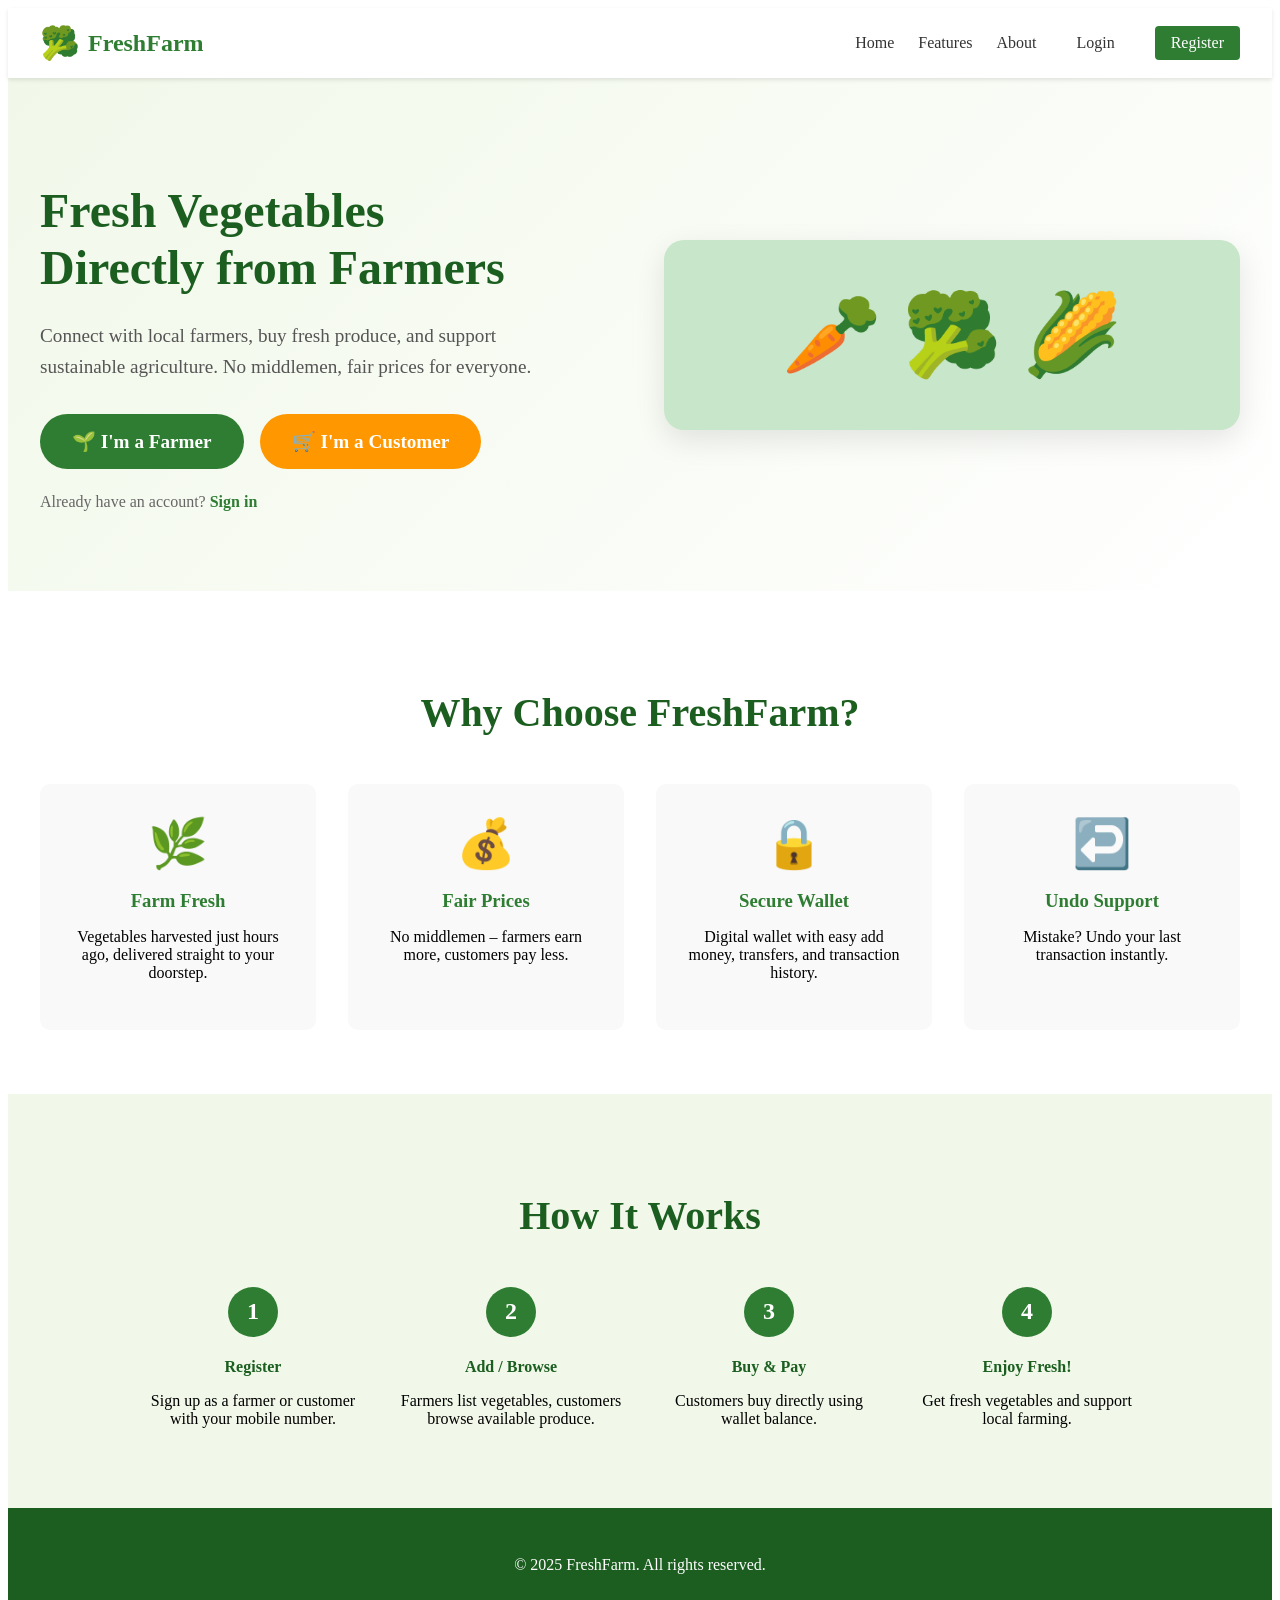
<file: index.html>
<!DOCTYPE html>
<html lang="en">
<head>
    <meta charset="UTF-8">
    <meta name="viewport" content="width=device-width, initial-scale=1.0">
    <title>FreshFarm - Farmer Customer Vegetable Market</title>
    <link rel="stylesheet" href="styles.css">
</head>
<body>
    <!-- Navigation -->
    <nav class="navbar">
        <div class="nav-container">
            <div class="logo">
                <span class="logo-icon">🥦</span>
                <span class="logo-text">FreshFarm</span>
            </div>
            <div class="nav-links">
                <a href="#home">Home</a>
                <a href="#features">Features</a>
                <a href="#about">About</a>
                <a href="login.html" class="nav-btn">Login</a>
                <a href="register.html" class="nav-btn nav-btn-primary">Register</a>
            </div>
        </div>
    </nav>

    <!-- Hero Section -->
    <section id="home" class="hero">
        <div class="hero-container">
            <div class="hero-content">
                <h1 class="hero-title">Fresh Vegetables<br>Directly from Farmers</h1>
                <p class="hero-subtitle">Connect with local farmers, buy fresh produce, and support sustainable agriculture. No middlemen, fair prices for everyone.</p>
                <div class="hero-buttons">
                    <a href="register.html?role=FARMER" class="btn btn-large btn-farmer">🌱 I'm a Farmer</a>
                    <a href="register.html?role=CUSTOMER" class="btn btn-large btn-customer">🛒 I'm a Customer</a>
                </div>
                <p class="hero-login">Already have an account? <a href="login.html">Sign in</a></p>
            </div>
            <div class="hero-image">
                <!-- You can replace with an actual image if desired -->
                <div class="image-placeholder">
                    <span>🥕 🥦 🌽</span>
                </div>
            </div>
        </div>
    </section>

    <!-- Features Section -->
    <section id="features" class="features">
        <div class="container">
            <h2 class="section-title">Why Choose FreshFarm?</h2>
            <div class="features-grid">
                <div class="feature-card">
                    <div class="feature-icon">🌿</div>
                    <h3>Farm Fresh</h3>
                    <p>Vegetables harvested just hours ago, delivered straight to your doorstep.</p>
                </div>
                <div class="feature-card">
                    <div class="feature-icon">💰</div>
                    <h3>Fair Prices</h3>
                    <p>No middlemen – farmers earn more, customers pay less.</p>
                </div>
                <div class="feature-card">
                    <div class="feature-icon">🔒</div>
                    <h3>Secure Wallet</h3>
                    <p>Digital wallet with easy add money, transfers, and transaction history.</p>
                </div>
                <div class="feature-card">
                    <div class="feature-icon">↩️</div>
                    <h3>Undo Support</h3>
                    <p>Mistake? Undo your last transaction instantly.</p>
                </div>
            </div>
        </div>
    </section>

    <!-- How It Works -->
    <section id="about" class="how-it-works">
        <div class="container">
            <h2 class="section-title">How It Works</h2>
            <div class="steps">
                <div class="step">
                    <div class="step-number">1</div>
                    <h4>Register</h4>
                    <p>Sign up as a farmer or customer with your mobile number.</p>
                </div>
                <div class="step">
                    <div class="step-number">2</div>
                    <h4>Add / Browse</h4>
                    <p>Farmers list vegetables, customers browse available produce.</p>
                </div>
                <div class="step">
                    <div class="step-number">3</div>
                    <h4>Buy & Pay</h4>
                    <p>Customers buy directly using wallet balance.</p>
                </div>
                <div class="step">
                    <div class="step-number">4</div>
                    <h4>Enjoy Fresh!</h4>
                    <p>Get fresh vegetables and support local farming.</p>
                </div>
            </div>
        </div>
    </section>

    <!-- Footer -->
    <footer class="footer">
        <div class="container">
            <p>&copy; 2025 FreshFarm. All rights reserved.</p>
        </div>
    </footer>
</body>
</html>

<script src="app.js"></script>
<script>
    // Check login status and update UI accordingly
    window.onload = function() {
        const user = getCurrentUser();
        const navLinks = document.querySelector('.nav-links');
        
        if (user) {
            // User is logged in - update navigation
            navLinks.innerHTML = `
                <a href="#home">Home</a>
                <a href="#features">Features</a>
                <a href="#about">About</a>
                <span style="color: #2e7d32; font-weight: 500;">Hello, ${user.name}</span>
                <a href="${user.role === 'FARMER' ? 'farmer.html' : 'customer.html'}" class="nav-btn">Dashboard</a>
                <a href="#" onclick="logout()" class="nav-btn" style="color: #d32f2f;">Logout</a>
            `;
        }
        // If not logged in, show default login/register buttons (no change needed)
    };
</script>
</file>
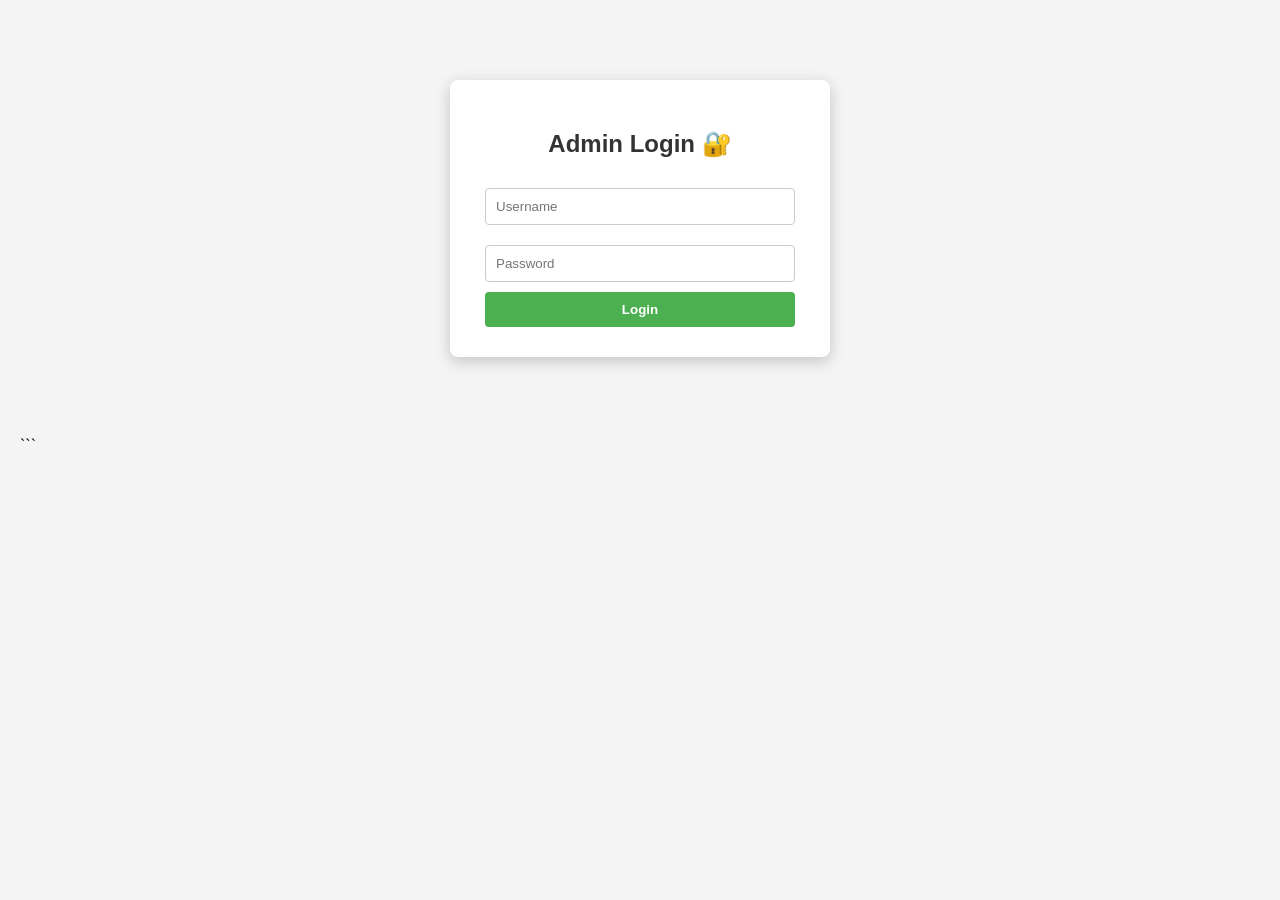
<file: admin.html>
<!DOCTYPE html>
<html lang="en">
<head>
    <meta charset="UTF-8">
    <meta name="viewport" content="width=device-width, initial-scale=1.0">

    <title>Admin Dashboard - FreshFarm</title>

    <style>
        body {
            font-family: Arial, sans-serif;
            margin: 20px;
            background: #f4f4f4;
        }

        .login-box {
            background: white;
            padding: 30px;
            border-radius: 8px;
            box-shadow: 0 4px 15px rgba(0,0,0,0.2);
            width: 320px;
            margin: 80px auto;
            text-align: center;
        }

        .login-box h2 {
            color: #333;
        }

        .login-box input {
            width: 90%;
            padding: 10px;
            margin: 10px 0;
            border: 1px solid #ccc;
            border-radius: 4px;
        }

        .login-box button {
            width: 97%;
            padding: 10px;
            background: #4CAF50;
            color: white;
            border: none;
            border-radius: 4px;
            cursor: pointer;
            font-weight: bold;
        }

        .error-msg {
            color: red;
            display: none;
        }

        #adminContent {
            display: none;
            max-width: 1200px;
            margin: auto;
        }

        .header {
            background: white;
            padding: 20px;
            border-radius: 8px;
            margin-bottom: 20px;
        }

        h1 {
            color: #2E7D32;
            display: inline-block;
        }

        .logout-btn {
            float: right;
            background: #f44336;
            color: white;
            border: none;
            padding: 9px 15px;
            border-radius: 4px;
            cursor: pointer;
            font-weight: bold;
        }

        .refresh-btn {
            background: #1976D2;
            color: white;
            border: none;
            padding: 9px 15px;
            border-radius: 4px;
            cursor: pointer;
            font-weight: bold;
            margin-bottom: 15px;
        }

        .refresh-status {
            color: #666;
            font-size: 13px;
            margin-left: 10px;
        }

        .container {
            background: white;
            padding: 20px;
            border-radius: 8px;
            box-shadow: 0 2px 8px rgba(0,0,0,0.08);
        }

        .table-wrapper {
            overflow-x: auto;
        }

        table {
            width: 100%;
            min-width: 1000px;
            border-collapse: collapse;
        }

        th,
        td {
            border: 1px solid #ddd;
            padding: 12px;
            text-align: left;
            vertical-align: top;
        }

        th {
            background: #2E7D32;
            color: white;
        }

        tr:nth-child(even) {
            background: #fafafa;
        }

        .badge {
            display: inline-block;
            padding: 5px 9px;
            border-radius: 4px;
            font-size: 12px;
            font-weight: bold;
        }

        .farmer {
            background: #E8F5E9;
            color: #2E7D32;
        }

        .customer {
            background: #E3F2FD;
            color: #1565C0;
        }

        .pending {
            background: #FFF3E0;
            color: #E65100;
        }

        .accepted {
            background: #E8F5E9;
            color: #1B5E20;
        }

        .order-item {
            padding: 7px 0;
            border-bottom: 1px solid #eee;
        }

        .order-item:last-child {
            border-bottom: none;
        }

        .order-total {
            margin-top: 10px;
            padding-top: 10px;
            border-top: 2px solid #2E7D32;
            font-weight: bold;
            color: #2E7D32;
        }

        .empty {
            text-align: center;
            color: #999;
            padding: 25px;
        }
    </style>
</head>

<body>

<!-- =====================================================
     ADMIN LOGIN
===================================================== -->

<div class="login-box" id="loginBox">

    <h2>Admin Login 🔐</h2>

    <input
        type="text"
        id="adminUser"
        placeholder="Username"
    >

    <input
        type="password"
        id="adminPass"
        placeholder="Password"
    >

    <button onclick="checkAdminLogin()">
        Login
    </button>

    <p
        class="error-msg"
        id="errorMsg"
    >
        Invalid username or password!
    </p>

</div>


<!-- =====================================================
     ADMIN CONTENT
===================================================== -->

<div id="adminContent">

    <div class="header">

        <button
            class="logout-btn"
            onclick="adminLogout()"
        >
            Logout
        </button>

        <h1>
            Admin Master Dashboard 📊
        </h1>

        <br>

        <button
            class="refresh-btn"
            onclick="loadAdminData()"
        >
            🔄 Refresh Data
        </button>

        <span
            class="refresh-status"
            id="refreshStatus"
        >
            Live
        </span>

    </div>


    <div class="container">

        <h2>
            All Market Transactions & Users
        </h2>

        <div class="table-wrapper">

            <table>

                <thead>

                    <tr>

                        <th>
                            S.No
                        </th>

                        <th>
                            User Name
                        </th>

                        <th>
                            Mobile Number
                        </th>

                        <th>
                            Role
                        </th>

                        <th>
                            Wallet Balance
                        </th>

                        <th>
                            Activity / Order Details
                        </th>

                    </tr>

                </thead>

                <tbody
                    id="masterTableBody"
                ></tbody>

            </table>

        </div>

    </div>

</div>


<script>

/* =====================================================
   ADMIN LOGIN
===================================================== */

const CORRECT_USER = "shalini";
const CORRECT_PASS = "shalini123";


function checkAdminLogin() {

    const username =
        document
            .getElementById("adminUser")
            .value
            .trim();

    const password =
        document
            .getElementById("adminPass")
            .value
            .trim();

    if (
        username === CORRECT_USER &&
        password === CORRECT_PASS
    ) {

        document
            .getElementById("loginBox")
            .style.display = "none";

        document
            .getElementById("adminContent")
            .style.display = "block";

        loadAdminData();

    } else {

        document
            .getElementById("errorMsg")
            .style.display = "block";
    }
}


function adminLogout() {

    document
        .getElementById("adminContent")
        .style.display = "none";

    document
        .getElementById("loginBox")
        .style.display = "block";

    document
        .getElementById("adminUser")
        .value = "";

    document
        .getElementById("adminPass")
        .value = "";

    document
        .getElementById("errorMsg")
        .style.display = "none";
}


/* =====================================================
   SAFE HTML
===================================================== */

function escapeHTML(value) {

    if (
        value === null ||
        value === undefined
    ) {
        return "";
    }

    return String(value)
        .replace(/&/g, "&amp;")
        .replace(/</g, "&lt;")
        .replace(/>/g, "&gt;")
        .replace(/"/g, "&quot;")
        .replace(/'/g, "&#039;");
}


/* =====================================================
   GET USERS
===================================================== */

function getUsers() {

    try {

        return JSON.parse(
            localStorage.getItem(
                "veg_market_users"
            )
        ) || [];

    } catch (error) {

        return [];
    }
}


/* =====================================================
   GET VEGETABLES

   IMPORTANT:
   Customer page uses:
   veg_market_vegetables

   Old admin page was using:
   veg_market_items

   This version supports both.
===================================================== */

function getVegetables() {

    try {

        let vegetables =
            JSON.parse(
                localStorage.getItem(
                    "veg_market_vegetables"
                )
            );


        if (
            Array.isArray(vegetables) &&
            vegetables.length > 0
        ) {
            return vegetables;
        }


        vegetables =
            JSON.parse(
                localStorage.getItem(
                    "veg_market_items"
                )
            );


        return Array.isArray(vegetables)
            ? vegetables
            : [];

    } catch (error) {

        return [];
    }
}


/* =====================================================
   GET CUSTOMER NAME BY MOBILE
   (was missing — caused order rows to fail silently)
===================================================== */

function getCustomerName(mobile) {

    if (!mobile) {
        return "Customer";
    }

    const users = getUsers();

    const match = users.find(
        u => String(u.mobile) === String(mobile)
    );

    return match && match.name
        ? match.name
        : "Customer";
}


/* =====================================================
   GET ALL CUSTOMER ORDERS
   ===================================================== */

function getAllOrders() {
    try {
        const raw = localStorage.getItem("freshfarm_orders");

        if (!raw) {
            return [];
        }

        const orders = JSON.parse(raw);

        return Array.isArray(orders) ? orders : [];
    } catch (error) {
        console.error("Could not read all orders:", error);
        return [];
    }
}


/* =====================================================
   GET CURRENT/LATEST ORDER
   Used for compatibility with the customer bill.
   ===================================================== */

function getCurrentOrder() {
    try {
        const raw = localStorage.getItem("freshfarm_current_order");

        if (!raw) {
            return null;
        }

        const order = JSON.parse(raw);

        if (order && Array.isArray(order.items)) {
            return order;
        }

        return null;
    } catch (error) {
        console.error("Could not read current order:", error);
        return null;
    }
}


/* =====================================================
   LOAD ADMIN DATA
===================================================== */

function loadAdminData() {

    const tableBody =
        document.getElementById(
            "masterTableBody"
        );


    if (!tableBody) {
        return;
    }


    /*
        Always completely rebuild the table.

        This is important because the admin
        must show the latest localStorage data.
    */

    tableBody.innerHTML = "";


    let serialNumber = 1;


    /* =================================================
       USERS
    ================================================= */

    const users =
        getUsers();


    users.forEach(
        user => {

            const role =
                user.role || "USER";


            const roleClass =
                role === "FARMER"
                    ? "farmer"
                    : "customer";


            const row =
                document.createElement(
                    "tr"
                );


            row.innerHTML = `

                <td>
                    ${serialNumber++}
                </td>

                <td>
                    <strong>
                        ${escapeHTML(
                            user.name ||
                            "N/A"
                        )}
                    </strong>
                </td>

                <td>
                    ${escapeHTML(
                        user.mobile ||
                        "N/A"
                    )}
                </td>

                <td>

                    <span
                        class="badge ${roleClass}"
                    >
                        ${escapeHTML(
                            role
                        )}
                    </span>

                </td>

                <td>
                    ₹${Number(
                        user.balance || 0
                    ).toFixed(2)}
                </td>

                <td>
                    <em
                        style="
                            color:#777;
                        "
                    >
                        Registered profile
                    </em>
                </td>

            `;


            tableBody.appendChild(row);

        }
    );


    /* =================================================
       VEGETABLE MARKET STOCK
    ================================================= */

    const vegetables =
        getVegetables();


    vegetables.forEach(
        vegetable => {

            const name =
                vegetable.name ||
                "Vegetable";


            const farmerName =
                vegetable.farmerName ||
                vegetable.farmer ||
                "N/A";


            const quantity =
                Number(
                    vegetable.quantityKg ??
                    vegetable.quantity ??
                    0
                );


            const price =
                Number(
                    vegetable.pricePerKg ??
                    vegetable.price ??
                    0
                );


            const row =
                document.createElement(
                    "tr"
                );


            row.innerHTML = `

                <td>
                    ${serialNumber++}
                </td>

                <td>
                    <strong>
                        ${escapeHTML(
                            farmerName
                        )}
                    </strong>
                </td>

                <td>
                    --
                </td>

                <td>

                    <span
                        class="badge farmer"
                    >
                        FARMER STOCK
                    </span>

                </td>

                <td>
                    --
                </td>

                <td>

                    🥦
                    <strong>
                        ${escapeHTML(
                            name
                        )}
                    </strong>

                    <br>

                    Stock:
                    <strong>
                        ${quantity.toFixed(2)}
                        KG
                    </strong>

                    <br>

                    Price:
                    <strong>
                        ₹${price.toFixed(2)}
                        / KG
                    </strong>

                </td>

            `;


            tableBody.appendChild(row);

        }
    );


    /* =================================================
       ALL CUSTOMER ORDERS
       ================================================= */

    const allOrders = getAllOrders();

    if (allOrders.length > 0) {

        /*
         * Display EVERY saved order.
         * Oldest first, newest order shown last (at the bottom).
         */
        allOrders
            .slice()
            .forEach(function(order) {

                if (
                    order &&
                    Array.isArray(order.items) &&
                    order.items.length > 0
                ) {
                    addOrderToAdminTable(
                        tableBody,
                        order,
                        serialNumber
                    );

                    serialNumber++;
                }
            });

    } else {

        /*
         * Compatibility fallback:
         * If customer.html is still using the old version,
         * it may have only saved freshfarm_current_order.
         * Show that order too instead of showing nothing.
         */
        const currentOrder = getCurrentOrder();

        if (
            currentOrder &&
            Array.isArray(currentOrder.items) &&
            currentOrder.items.length > 0
        ) {
            addOrderToAdminTable(
                tableBody,
                currentOrder,
                serialNumber
            );

            serialNumber++;
        } else {

            /*
             * Final backward compatibility for the oldest data.
             */
            const oldStatus =
                localStorage.getItem("current_order_status");

            if (
                oldStatus &&
                oldStatus !== "Empty"
            ) {
                addOldOrderToAdminTable(
                    tableBody,
                    oldStatus,
                    serialNumber
                );

                serialNumber++;
            }
        }
    }


/* =================================================
       EMPTY STATE
    ================================================= */

    if (
        tableBody.children.length === 0
    ) {

        tableBody.innerHTML = `

            <tr>

                <td
                    colspan="6"
                    class="empty"
                >
                    No data available yet.
                </td>

            </tr>

        `;
    }


    /*
        Show refresh time.
    */

    const refreshStatus =
        document.getElementById(
            "refreshStatus"
        );


    if (refreshStatus) {

        refreshStatus.innerText =
            "Last updated: " +
            new Date().toLocaleTimeString();
    }
}


/* =====================================================
   ADD MULTI-ITEM ORDER
===================================================== */

function addOrderToAdminTable(
    tableBody,
    order,
    serialNumber
) {

    const status =
        order.status ||
        localStorage.getItem(
            "current_order_status"
        ) ||
        "Pending";


    const statusClass =
        status === "Accepted"
            ? "accepted"
            : "pending";


    const customerName =
        getCustomerName(
            order.customerMobile
        );


    const customerMobile =
        order.customerMobile ||
        "--";


    let total =
        0;


    /*
        Build every vegetable inside
        the same order.
    */

    let itemsHTML = "";


    order.items.forEach(
        item => {

            const quantity =
                Number(
                    item.quantity || 0
                );


            const price =
                Number(
                    item.price || 0
                );


            const subtotal =
                quantity * price;


            total += subtotal;


            itemsHTML += `

                <div class="order-item">

                    🥦
                    <strong>
                        ${escapeHTML(
                            item.name ||
                            "Vegetable"
                        )}
                    </strong>

                    <br>

                    Quantity:
                    ${quantity}
                    KG

                    ×

                    ₹${price.toFixed(2)}

                    =

                    <strong>
                        ₹${subtotal.toFixed(2)}
                    </strong>

                    ${
                        item.farmerName
                        ? `
                            <br>
                            Farmer:
                            ${escapeHTML(
                                item.farmerName
                            )}
                        `
                        : ""
                    }

                </div>

            `;
        }
    );


    if (
        order.totalAmount !== undefined
    ) {

        total =
            Number(
                order.totalAmount
            );
    }


    const code =
        order.approvedCode ||
        order.code ||
        localStorage.getItem(
            "last_generated_code"
        ) ||
        "--";


    const acceptedTime =
        order.acceptedTime ||
        localStorage.getItem(
            "order_accepted_time"
        ) ||
        "Waiting";


    let statusText;


    if (
        status === "Accepted"
    ) {

        statusText = `

            <span
                class="badge accepted"
            >
                ACCEPTED
            </span>

            <br><br>

            📬
            <strong>
                SMS Bill Dispatched
            </strong>

            <br>

            Time:
            ${escapeHTML(
                acceptedTime
            )}

        `;

    } else {

        statusText = `

            <span
                class="badge pending"
            >
                PENDING
            </span>

            <br><br>

            ⏳
            Waiting for Farmer Acceptance

        `;
    }


    const row =
        document.createElement(
            "tr"
        );


    row.innerHTML = `

        <td>
            ${serialNumber}
        </td>

        <td>

            <strong>
                ${escapeHTML(
                    customerName
                )}
            </strong>

        </td>

        <td>
            ${escapeHTML(
                customerMobile
            )}
        </td>

        <td>

            <span
                class="badge ${statusClass}"
            >
                CART ORDER
            </span>

        </td>

        <td>
            --
        </td>

        <td>

            <strong>
                🛒 Customer Order
            </strong>

            <br><br>

            Code:
            <strong>
                ${escapeHTML(code)}
            </strong>

            <br><br>

            ${itemsHTML}

            <div class="order-total">

                Total Order:
                ₹${total.toFixed(2)}

            </div>

            <br>

            ${statusText}

        </td>

    `;


    tableBody.appendChild(row);
}


/* =====================================================
   OLD ORDER SUPPORT
===================================================== */

function addOldOrderToAdminTable(
    tableBody,
    status,
    serialNumber
) {

    const vegName =
        localStorage.getItem(
            "ordered_vegetable"
        ) ||
        "Fresh Vegetables";


    const quantity =
        Number(
            localStorage.getItem(
                "ordered_quantity"
            ) || 1
        );


    const price =
        Number(
            localStorage.getItem(
                "ordered_price"
            ) || 25
        );


    const total =
        quantity * price;


    const code =
        localStorage.getItem(
            "last_generated_code"
        ) ||
        "--";


    const customerName =
        localStorage.getItem(
            "customer_name"
        ) ||
        "Customer";


    const statusClass =
        status === "Accepted"
            ? "accepted"
            : "pending";


    const row =
        document.createElement(
            "tr"
        );


    row.innerHTML = `

        <td>
            ${serialNumber}
        </td>

        <td>
            <strong>
                ${escapeHTML(
                    customerName
                )}
            </strong>
        </td>

        <td>
            --
        </td>

        <td>

            <span
                class="badge ${statusClass}"
            >
                CART ORDER
            </span>

        </td>

        <td>
            --
        </td>

        <td>

            🥦
            <strong>
                ${escapeHTML(
                    vegName
                )}
            </strong>

            <br>

            Quantity:
            ${quantity}
            KG

            <br>

            Price:
            ₹${price.toFixed(2)}
            / KG

            <br>

            Total:
            <strong>
                ₹${total.toFixed(2)}
            </strong>

            <br>

            Code:
            <strong>
                ${escapeHTML(code)}
            </strong>

        </td>

    `;


    tableBody.appendChild(row);
}


/* =====================================================
   IMPORTANT: AUTOMATIC REFRESH
===================================================== */

/*
    When customer.html changes localStorage
    from another browser tab/window,
    this event fires automatically.
*/

window.addEventListener(
    "storage",
    function(event) {

        if (
            event.key ===
                "freshfarm_orders" ||

            event.key ===
                "freshfarm_current_order" ||

            event.key ===
                "current_order_status" ||

            event.key ===
                "veg_market_vegetables" ||

            event.key ===
                "last_generated_code" ||

            event.key ===
                "order_accepted_time"
        ) {

            loadAdminData();
        }

    }
);


/*
    Poll localStorage every 1 second.

    This guarantees the admin page updates
    even when browser storage events behave
    differently between tabs.
*/

setInterval(
    function() {

        const adminContent =
            document.getElementById(
                "adminContent"
            );


        if (
            adminContent &&
            adminContent.style.display !==
                "none"
        ) {

            loadAdminData();
        }

    },
    1000
);


/* =====================================================
   ENTER KEY LOGIN
===================================================== */

document.addEventListener(
    "keydown",
    function(event) {

        if (
            event.key === "Enter" &&
            document.getElementById(
                "loginBox"
            ).style.display !== "none"
        ) {

            checkAdminLogin();
        }

    }
);

</script>

</body>
</html>
```
</file>
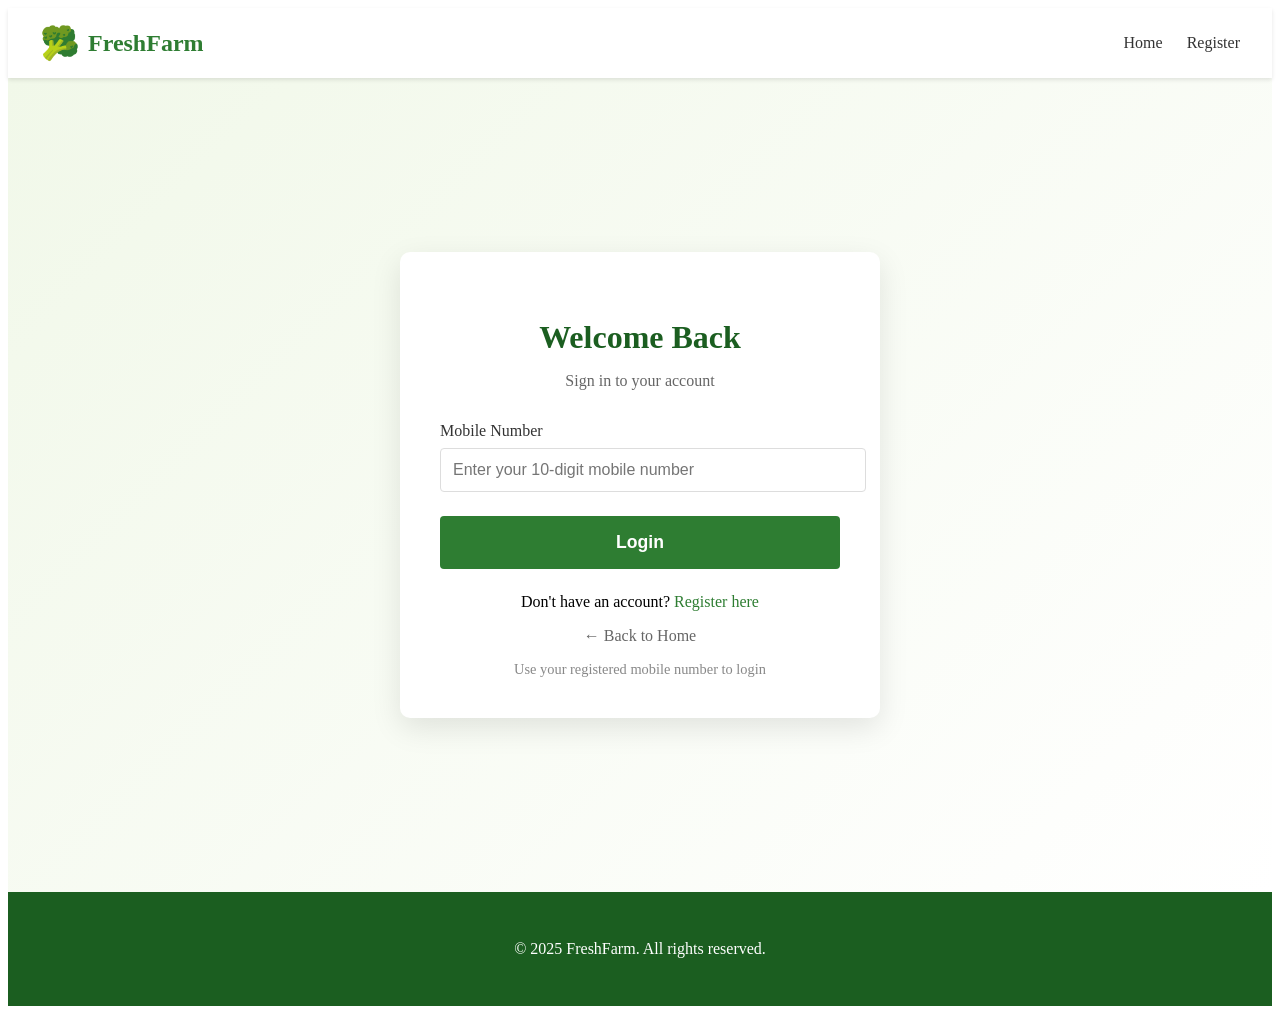
<file: customer.html>
<!DOCTYPE html>
<html lang="en">
<head>
    <meta charset="UTF-8">
    <meta name="viewport" content="width=device-width, initial-scale=1.0">
    <title>Customer Dashboard - FreshFarm</title>

    <style>
        body {
            font-family: Arial, sans-serif;
            margin: 0;
            background-color: #f4f4f4;
        }

        .navbar {
            background-color: #ffffff;
            padding: 15px 30px;
            display: flex;
            justify-content: space-between;
            align-items: center;
            box-shadow: 0 2px 4px rgba(0,0,0,0.1);
        }

        .logo {
            color: #2e7d32;
            font-size: 24px;
            font-weight: bold;
        }

        .logout-btn {
            background-color: #f44336;
            color: white;
            border: none;
            padding: 8px 16px;
            border-radius: 4px;
            cursor: pointer;
            font-weight: bold;
        }

        .main-container {
            max-width: 1000px;
            margin: 30px auto;
            padding: 0 20px;
        }

        .welcome-text {
            color: #2e7d32;
            font-size: 22px;
            margin-bottom: 20px;
            font-weight: bold;
        }

        .grid-container {
            display: grid;
            grid-template-columns: 1fr 1fr;
            gap: 20px;
            margin-bottom: 20px;
        }

        .card {
            background: white;
            padding: 20px;
            border-radius: 8px;
            box-shadow: 0 2px 5px rgba(0,0,0,0.05);
            margin-bottom: 20px;
        }

        .card h3 {
            margin-top: 0;
            color: #2e7d32;
            border-bottom: 2px solid #e0e0e0;
            padding-bottom: 8px;
            font-size: 18px;
        }

        .market-item {
            background: #fff;
            padding: 15px;
            border: 1px solid #ddd;
            border-radius: 8px;
            margin-bottom: 10px;
            display: flex;
            justify-content: space-between;
            align-items: center;
            gap: 15px;
        }

        .cart-item {
            background: #fafafa;
            padding: 12px;
            border-left: 4px solid #ff9800;
            border-radius: 4px;
            margin-top: 10px;
        }

        .quantity-input {
            width: 70px;
            padding: 7px;
            margin-right: 6px;
            border: 1px solid #ccc;
            border-radius: 4px;
        }

        .buy-btn,
        .order-btn {
            background-color: #2e7d32;
            color: white;
            border: none;
            padding: 8px 15px;
            border-radius: 4px;
            font-weight: bold;
            cursor: pointer;
        }

        .buy-btn:hover,
        .order-btn:hover {
            background-color: #1b5e20;
        }

        .remove-btn {
            background: #f44336;
            color: white;
            border: none;
            padding: 6px 10px;
            border-radius: 4px;
            cursor: pointer;
        }

        .cart-summary {
            margin-top: 15px;
            padding-top: 12px;
            border-top: 1px solid #ddd;
        }

        .bill-box {
            background: #e8f5e9;
            padding: 20px;
            border: 2px dashed #4caf50;
            border-radius: 8px;
            margin-top: 20px;
            font-family: monospace;
        }

        @media (max-width: 700px) {
            .grid-container {
                grid-template-columns: 1fr;
            }

            .market-item {
                flex-direction: column;
                align-items: stretch;
            }
        }
    </style>
</head>

<body>

<div class="navbar">
    <div class="logo">🥦 FreshFarm</div>
    <button class="logout-btn" onclick="logoutUser()">Logout</button>
</div>

<div class="main-container">

    <div class="welcome-text">
        Welcome, <span id="custNameDisplay">Customer</span> (Customer)
    </div>

    <!-- AVAILABLE VEGETABLES -->
    <div class="card">
        <h3>🥦 Available Market Vegetables</h3>
        <div id="availableVegetablesSection"></div>
    </div>

    <div class="grid-container">

        <!-- CART -->
        <div class="card">
            <h3>🛒 Vegetables in Your Cart</h3>
            <div id="cartSection">
                <p style="color:#999;font-style:italic;">
                    Your Cart is Empty.
                </p>
            </div>
        </div>

        <!-- BILL -->
        <div class="card">
            <h3>📄 Live SMS Bill Invoice</h3>

            <div id="billSection" style="display:none;"></div>

            <p
                id="noBillText"
                style="color:#999;font-style:italic;"
            >
                Waiting for confirmation...
            </p>
        </div>

    </div>
</div>

<script src="app.js"></script>

<script>

const CART_KEY_PREFIX = "freshfarm_cart_";

let custUser = getCurrentUser();

if (!custUser) {
    window.location.href = "login.html";
} else {
    document.getElementById("custNameDisplay").innerText = custUser.name;
}


/* =========================================================
   CART FUNCTIONS
========================================================= */

function getCartKey() {
    return CART_KEY_PREFIX + custUser.mobile;
}


function getCart() {

    try {
        return JSON.parse(
            localStorage.getItem(getCartKey())
        ) || [];

    } catch (error) {
        return [];
    }
}


function saveCart(cart) {

    localStorage.setItem(
        getCartKey(),
        JSON.stringify(cart)
    );
}


/* =========================================================
   ADD VEGETABLE TO CART
========================================================= */

function addToCart(vegId) {

    const vegetables =
        JSON.parse(
            localStorage.getItem("veg_market_vegetables")
        ) || [];

    const vegetable =
        vegetables.find(
            v => Number(v.id) === Number(vegId)
        );

    if (!vegetable) {
        alert("Vegetable not found.");
        return;
    }

    if (Number(vegetable.quantityKg) <= 0) {
        alert("This vegetable is out of stock.");
        displayMarketVegetables();
        return;
    }


    const quantityInput =
        document.getElementById("qty-" + vegId);

    const quantity =
        parseFloat(quantityInput.value);


    if (isNaN(quantity) || quantity <= 0) {
        alert("Please enter a valid quantity.");
        return;
    }


    if (quantity > Number(vegetable.quantityKg)) {
        alert(
            "Requested quantity is greater than available stock."
        );
        return;
    }


    let cart = getCart();


    /*
        IMPORTANT FIX:

        Instead of storing only ONE vegetable,
        we keep every vegetable inside the cart array.
    */

    const existingItem =
        cart.find(
            item =>
                Number(item.vegId) === Number(vegetable.id)
        );


    if (existingItem) {

        const newQuantity =
            Number(existingItem.quantity) + quantity;


        if (
            newQuantity >
            Number(vegetable.quantityKg)
        ) {
            alert(
                "Cart quantity cannot exceed available stock."
            );
            return;
        }


        existingItem.quantity = newQuantity;

    } else {

        cart.push({

            vegId: vegetable.id,

            name: vegetable.name,

            price: Number(
                vegetable.pricePerKg
            ),

            quantity: quantity,

            farmerName: vegetable.farmerName,

            farmerMobile: vegetable.farmerMobile

        });

    }


    saveCart(cart);

    quantityInput.value = 1;

    renderCart();

    alert(
        vegetable.name +
        " added to cart."
    );
}


/* =========================================================
   REMOVE ITEM
========================================================= */

function removeFromCart(vegId) {

    let cart = getCart();

    cart =
        cart.filter(
            item =>
                Number(item.vegId) !== Number(vegId)
        );

    saveCart(cart);

    renderCart();
}


/* =========================================================
   UPDATE QUANTITY
========================================================= */

function updateCartQuantity(
    vegId,
    quantity
) {

    const vegetables =
        JSON.parse(
            localStorage.getItem(
                "veg_market_vegetables"
            )
        ) || [];


    const vegetable =
        vegetables.find(
            v =>
                Number(v.id) === Number(vegId)
        );


    const newQuantity =
        parseFloat(quantity);


    if (
        !vegetable ||
        isNaN(newQuantity) ||
        newQuantity <= 0
    ) {
        renderCart();
        return;
    }


    if (
        newQuantity >
        Number(vegetable.quantityKg)
    ) {
        alert(
            "Quantity cannot exceed available stock."
        );

        renderCart();
        return;
    }


    let cart = getCart();

    const item =
        cart.find(
            i =>
                Number(i.vegId) === Number(vegId)
        );


    if (item) {
        item.quantity = newQuantity;
    }


    saveCart(cart);

    renderCart();
}


/* =========================================================
   PLACE ORDER FOR ALL CART ITEMS
========================================================= */

function placeCartOrder() {

    const cart = getCart();


    if (cart.length === 0) {

        alert(
            "Your cart is empty. Add at least one vegetable."
        );

        return;
    }


    const vegetables =
        JSON.parse(
            localStorage.getItem(
                "veg_market_vegetables"
            )
        ) || [];


    /*
        Check stock again before placing order.
    */

    for (const item of cart) {

        const vegetable =
            vegetables.find(
                v =>
                    Number(v.id) ===
                    Number(item.vegId)
            );


        if (
            !vegetable ||
            Number(vegetable.quantityKg) <
                Number(item.quantity)
        ) {

            alert(
                item.name +
                " does not have enough stock."
            );

            displayMarketVegetables();

            renderCart();

            return;
        }
    }


    /*
        Calculate complete cart total.
    */

    const totalAmount =
        cart.reduce(
            (total, item) => {

                return (
                    total +
                    Number(item.price) *
                    Number(item.quantity)
                );

            },
            0
        );


    const randomNumber =
        Math.floor(
            1000 +
            Math.random() * 9000
        );


    const pendingCode =
        "FF-PEND-" +
        randomNumber;


    /*
        IMPORTANT FIX:

        Store ALL vegetables in one order.
    */

    const order = {

        id: Date.now(),

        customerMobile:
            custUser.mobile,

        status: "Pending",

        code:
            pendingCode,

        items:
            cart.map(item => ({

                vegId:
                    item.vegId,

                name:
                    item.name,

                quantity:
                    Number(item.quantity),

                price:
                    Number(item.price),

                farmerName:
                    item.farmerName,

                farmerMobile:
                    item.farmerMobile

            })),

        totalAmount:
            totalAmount,

        createdAt:
            Date.now()
    };


    /*
        IMPORTANT:
        Save the new order into the permanent order history FIRST.
        Do NOT replace the order history with the current order.
    */

    let allOrders = [];

    try {
        allOrders = JSON.parse(
            localStorage.getItem("freshfarm_orders")
        ) || [];
    } catch (error) {
        allOrders = [];
    }

    // Make sure old/broken data cannot crash the order history.
    if (!Array.isArray(allOrders)) {
        allOrders = [];
    }

    // Add this order without deleting previous orders.
    allOrders.push(order);

    // Save the complete order history.
    localStorage.setItem(
        "freshfarm_orders",
        JSON.stringify(allOrders)
    );

    /*
        Keep the latest order separately.
        This is only for the live bill/status section.
        It is NOT the permanent order history.
    */
    localStorage.setItem(
        "freshfarm_current_order",
        JSON.stringify(order)
    );


    localStorage.setItem(
        "current_order_status",
        "Pending"
    );


    localStorage.setItem(
        "last_generated_code",
        pendingCode
    );


    /*
        Keep old keys for compatibility
        with the existing farmer page.
    */

    localStorage.setItem(
        "ordered_vegetable",
        cart
            .map(item => item.name)
            .join(", ")
    );


    localStorage.setItem(
        "ordered_quantity",
        cart.reduce(
            (total, item) =>
                total +
                Number(item.quantity),
            0
        )
    );


    localStorage.setItem(
        "ordered_price",
        totalAmount
    );


    /*
        Clear cart after placing order.
    */

    saveCart([]);


    alert(
        "🛒 Order placed for " +
        order.items.length +
        " vegetable(s)!\n\n" +
        "Code: " +
        pendingCode +
        "\n\n" +
        "Go to Farmer Dashboard and accept this order."
    );


    renderCart();

    displayMarketVegetables();

    viewCartAndLiveBill();
}


/* =========================================================
   DISPLAY MARKET VEGETABLES
========================================================= */

function displayMarketVegetables() {

    const vegetables =
        JSON.parse(
            localStorage.getItem(
                "veg_market_vegetables"
            )
        ) || [];


    const section =
        document.getElementById(
            "availableVegetablesSection"
        );


    const available =
        vegetables.filter(
            v =>
                Number(v.quantityKg) > 0
        );


    if (available.length === 0) {

        section.innerHTML = `
            <p style="color:#777;">
                No vegetables are currently available.
            </p>
        `;

        return;
    }


    section.innerHTML =
        available
        .map(v => `

            <div class="market-item">

                <div>

                    <h4
                        style="
                            margin:0;
                            color:#2e7d32;
                        "
                    >
                        🥦 ${v.name}
                    </h4>

                    <p
                        style="
                            margin:5px 0 0 0;
                            font-size:14px;
                            color:#555;
                        "
                    >

                        Price:
                        <strong>
                            ₹${Number(
                                v.pricePerKg
                            ).toFixed(2)}
                            / KG
                        </strong>

                        |

                        Stock:
                        <strong>
                            ${Number(
                                v.quantityKg
                            ).toFixed(2)}
                            KG
                        </strong>

                        <br>

                        Farmer:
                        ${v.farmerName}

                    </p>

                </div>


                <div>

                    <input
                        type="number"
                        id="qty-${v.id}"
                        class="quantity-input"
                        min="0.1"
                        max="${Number(
                            v.quantityKg
                        )}"
                        step="0.1"
                        value="1"
                    >


                    <button
                        class="buy-btn"
                        onclick="addToCart(${v.id})"
                    >
                        Add to Cart 🛒
                    </button>

                </div>

            </div>

        `)
        .join("");
}


/* =========================================================
   DISPLAY CART
========================================================= */

function renderCart() {

    const cartSection =
        document.getElementById(
            "cartSection"
        );


    const cart =
        getCart();


    if (cart.length === 0) {

        cartSection.innerHTML = `
            <p
                style="
                    color:#999;
                    font-style:italic;
                "
            >
                Your Cart is Empty.
            </p>
        `;

        return;
    }


    let total = 0;


    const itemsHTML =
        cart.map(item => {

            const subtotal =
                Number(item.price) *
                Number(item.quantity);


            total += subtotal;


            return `

                <div class="cart-item">

                    <p>
                        <strong>
                            ${item.name}
                        </strong>
                    </p>

                    <p>
                        Farmer:
                        ${item.farmerName}
                    </p>

                    <p>
                        ₹${Number(
                            item.price
                        ).toFixed(2)}
                        / KG
                    </p>


                    <label>
                        Quantity:
                    </label>


                    <input
                        type="number"
                        class="quantity-input"
                        min="0.1"
                        step="0.1"
                        value="${Number(
                            item.quantity
                        )}"
                        onchange="
                            updateCartQuantity(
                                ${item.vegId},
                                this.value
                            )
                        "
                    >


                    <button
                        class="remove-btn"
                        onclick="
                            removeFromCart(
                                ${item.vegId}
                            )
                        "
                    >
                        Remove
                    </button>


                    <p>
                        <strong>
                            Subtotal:
                            ₹${subtotal.toFixed(2)}
                        </strong>
                    </p>

                </div>

            `;

        })
        .join("");


    cartSection.innerHTML = `

        ${itemsHTML}

        <div class="cart-summary">

            <p
                style="
                    font-size:18px;
                "
            >
                <strong>
                    Cart Total:
                    ₹${total.toFixed(2)}
                </strong>
            </p>


            <button
                class="order-btn"
                onclick="placeCartOrder()"
            >
                Place Order for All Items ✅
            </button>

        </div>

    `;
}


/* =========================================================
   LIVE BILL
========================================================= */

function viewCartAndLiveBill() {

    const status =
        localStorage.getItem(
            "current_order_status"
        ) || "Empty";


    const orderRaw =
        localStorage.getItem(
            "freshfarm_current_order"
        );


    const order =
        orderRaw
            ? JSON.parse(orderRaw)
            : null;


    const billSection =
        document.getElementById(
            "billSection"
        );


    const noBillText =
        document.getElementById(
            "noBillText"
        );


    if (!order || status === "Empty") {

        billSection.style.display =
            "none";

        noBillText.style.display =
            "block";

        return;
    }


    const items =
        Array.isArray(order.items)
            ? order.items
            : [];


    const itemLines =
        items.map(item => `

            <p
                style="
                    margin:5px 0;
                "
            >
                <strong>
                    ${item.name}
                </strong>

                —

                ${Number(
                    item.quantity
                )} KG

                ×

                ₹${Number(
                    item.price
                ).toFixed(2)}

                =

                ₹${(
                    Number(item.quantity) *
                    Number(item.price)
                ).toFixed(2)}

            </p>

        `)
        .join("");


    if (status === "Pending") {

        billSection.innerHTML = `

            <div class="bill-box">

                <h4
                    style="
                        text-align:center;
                        color:#e65100;
                    "
                >
                    🛒 Order Pending
                </h4>

                <p>
                    <strong>
                        Code:
                    </strong>

                    ${order.code}
                </p>

                ${itemLines}

                <p>
                    <strong>
                        Total:
                    </strong>

                    ₹${Number(
                        order.totalAmount
                    ).toFixed(2)}
                </p>

                <p>
                    <strong>
                        Status:
                    </strong>

                    PENDING
                </p>

            </div>

        `;


        billSection.style.display =
            "block";

        noBillText.style.display =
            "none";

        return;
    }


    if (status === "Accepted") {

        const approvedCode =
            localStorage.getItem(
                "last_generated_code"
            ) || order.code;


        const acceptTime =
            localStorage.getItem(
                "order_accepted_time"
            ) || "Just Now";


        billSection.innerHTML = `

            <div class="bill-box">

                <h4
                    style="
                        text-align:center;
                        color:#2e7d32;
                    "
                >
                    🥦 FreshFarm Invoice
                </h4>


                <p
                    style="
                        text-align:center;
                        font-weight:bold;
                        color:#4CAF50;
                    "
                >
                    ✔ ORDER APPROVED
                </p>


                <p>
                    <strong>
                        Code:
                    </strong>

                    ${approvedCode}
                </p>


                ${itemLines}


                <p>
                    <strong>
                        Total Bill:
                    </strong>

                    ₹${Number(
                        order.totalAmount
                    ).toFixed(2)}
                </p>


                <p>
                    <strong>
                        Time:
                    </strong>

                    ${acceptTime}
                </p>

            </div>

        `;


        billSection.style.display =
            "block";

        noBillText.style.display =
            "none";
    }
}


/* =========================================================
   LOGOUT
========================================================= */

function logoutUser() {
    logout();
}


/* =========================================================
   INITIAL LOAD
========================================================= */

renderCart();

displayMarketVegetables();

viewCartAndLiveBill();


/*
    Refresh the page data periodically
    so farmer/customer changes appear.
*/

setInterval(
    viewCartAndLiveBill,
    1000
);

setInterval(
    displayMarketVegetables,
    2000
);

setInterval(
    renderCart,
    2000
);

/*
    Keep the customer page synchronized when order data
    changes in another browser tab/window.
*/
window.addEventListener("storage", function(event) {
    if (
        event.key === "freshfarm_orders" ||
        event.key === "freshfarm_current_order" ||
        event.key === "current_order_status" ||
        event.key === "last_generated_code"
    ) {
        viewCartAndLiveBill();
        renderCart();
    }
});

</script>

</body>
</html>
```
</file>
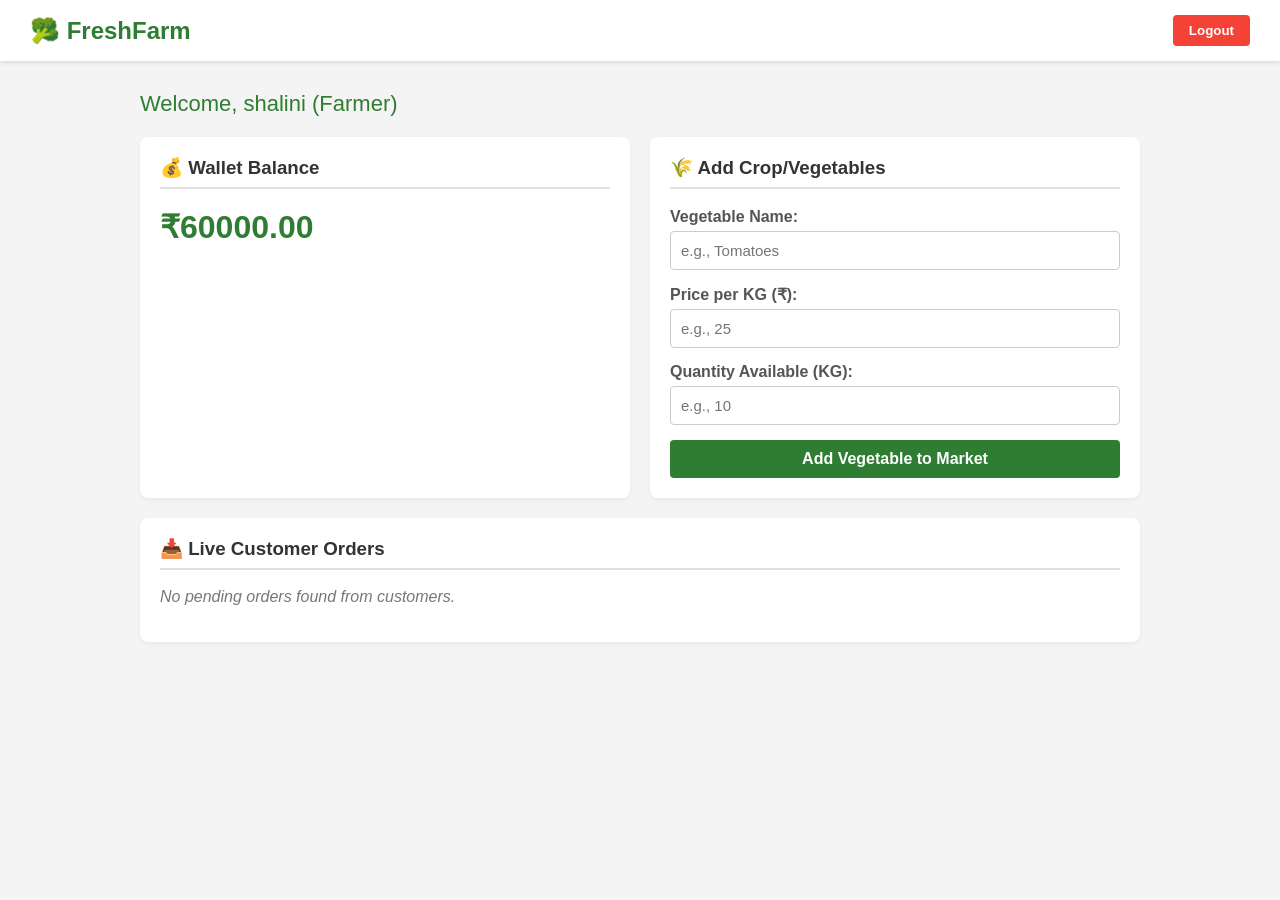
<file: farmer.html>
<!DOCTYPE html>
<html lang="en">
<head>
    <meta charset="UTF-8">
    <meta name="viewport" content="width=device-width, initial-scale=1.0">
    <title>Farmer Dashboard - FreshFarm</title>
    <style>
        body { font-family: Arial, sans-serif; margin: 0; background-color: #f4f4f4; }
        .navbar { background-color: #ffffff; padding: 15px 30px; display: flex; justify-content: space-between; align-items: center; box-shadow: 0 2px 4px rgba(0,0,0,0.1); }
        .logo { color: #2e7d32; font-size: 24px; font-weight: bold; }
        .logout-btn { background-color: #f44336; color: white; border: none; padding: 8px 16px; border-radius: 4px; cursor: pointer; font-weight: bold; }
        .main-container { max-width: 1000px; margin: 30px auto; padding: 0 20px; }
        .welcome-text { color: #2e7d32; font-size: 22px; margin-bottom: 20px; }
        .grid-container { display: grid; grid-template-columns: 1fr 1fr; gap: 20px; margin-bottom: 20px; }
        .card { background: white; padding: 20px; border-radius: 8px; box-shadow: 0 2px 5px rgba(0,0,0,0.05); }
        .card h3 { margin-top: 0; color: #333; border-bottom: 2px solid #e0e0e0; padding-bottom: 8px; }
        .form-group { margin-bottom: 15px; }
        .form-group label { display: block; margin-bottom: 5px; font-weight: bold; color: #555; }
        .form-group input { width: 95%; padding: 10px; border: 1px solid #ccc; border-radius: 4px; font-size: 15px; }
        .btn-submit { background-color: #2e7d32; color: white; border: none; padding: 10px 20px; border-radius: 4px; cursor: pointer; font-size: 16px; font-weight: bold; width: 100%; }
        .order-alert { background-color: #fff3e0; border: 2px dashed #ff9800; padding: 15px; border-radius: 6px; margin-top: 15px; text-align: center; }
        .btn-accept { background-color: #4caf50; color: white; border: none; padding: 8px 16px; border-radius: 4px; cursor: pointer; font-weight: bold; font-size: 15px; margin-top: 10px; }
    </style>
</head>
<body>

    <div class="navbar">
        <div class="logo">🥦 FreshFarm</div>
        <button class="logout-btn" onclick="logoutUser()">Logout</button>
    </div>

    <div class="main-container">
        <div class="welcome-text">Welcome, <span id="farmerNameDisplay">shalini</span> (Farmer)</div>

        <div class="grid-container">
            <div class="card">
                <h3>💰 Wallet Balance</h3>
                <h2 id="farmerWalletBalance" style="color: #2e7d32; font-size: 32px; margin: 15px 0;">₹0.00</h2>
            </div>

            <div class="card">
                <h3>🌾 Add Crop/Vegetables</h3>
                <div class="form-group">
                    <label>Vegetable Name:</label>
                    <input type="text" id="vegName" placeholder="e.g., Tomatoes">
                </div>
                <div class="form-group">
                    <label>Price per KG (₹):</label>
                    <input type="number" id="vegPrice" placeholder="e.g., 25">
                </div>
                <div class="form-group">
                    <label>Quantity Available (KG):</label>
                    <input type="number" id="vegQuantity" placeholder="e.g., 10">
                </div>
                <button class="btn-submit" onclick="handleFarmerAddVeg()">Add Vegetable to Market</button>
            </div>
        </div>

        <div class="card">
            <h3>📥 Live Customer Orders</h3>
            <div id="ordersSection">
                <p style="color: #777; font-style: italic;" id="noOrdersText">No pending orders found from customers.</p>
            </div>
        </div>
    </div>

    <script src="app.js"></script>
    <script>
        // మీ app.js కీస్ కి మ్యాచ్ చేయడం
        let user = getCurrentUser() || { name: "shalini", balance: 60000, mobile: 12345 };
        document.getElementById('farmerNameDisplay').innerText = user.name;
        document.getElementById('farmerWalletBalance').innerText = `₹${parseFloat(user.balance).toFixed(2)}`;

        function handleFarmerAddVeg() {
            let name = document.getElementById('vegName').value.trim();
            let price = document.getElementById('vegPrice').value.trim();
            let qty = document.getElementById('vegQuantity').value.trim();

            if(!name || !price || !qty) {
                alert("❌ Please fill all fields!");
                return;
            }

            // మీ app.js లోని ఒరిజినల్ ఫంక్షన్ కాల్ చేయడం
            addVegetable(name, price, qty);
            
            document.getElementById('vegName').value = '';
            document.getElementById('vegPrice').value = '';
            document.getElementById('vegQuantity').value = '';
            location.reload();
        }

        const ORDERS_KEY = 'freshfarm_orders';
        const CURRENT_ORDER_KEY = 'freshfarm_current_order';

        function getAllOrders() {
            try {
                const raw = localStorage.getItem(ORDERS_KEY);
                const orders = raw ? JSON.parse(raw) : [];
                return Array.isArray(orders) ? orders : [];
            } catch (e) {
                return [];
            }
        }

        function saveAllOrders(orders) {
            localStorage.setItem(ORDERS_KEY, JSON.stringify(orders));
        }

        // Orders that include at least one item belonging to this farmer,
        // where THIS farmer hasn't accepted (and paid out) their part yet.
        // (Using per-farmer acceptance instead of a single order-wide status
        // so multi-farmer orders don't lose payment for the other farmers.)
        function getFarmerPendingOrders() {
            return getAllOrders().filter(order =>
                Array.isArray(order.items) &&
                order.items.some(item => String(item.farmerMobile) === String(user.mobile)) &&
                !(Array.isArray(order.acceptedFarmers) && order.acceptedFarmers.includes(String(user.mobile)))
            );
        }

        function checkPendingOrders() {
            const ordersSection = document.getElementById('ordersSection');
            const pendingOrders = getFarmerPendingOrders();

            if (pendingOrders.length === 0) {
                ordersSection.innerHTML = `<p style="color: #777; font-style: italic;" id="noOrdersText">No pending orders found from customers.</p>`;
                return;
            }

            ordersSection.innerHTML = pendingOrders.map(order => {
                // Only show this farmer's own items from the order
                const myItems = order.items.filter(item => String(item.farmerMobile) === String(user.mobile));
                const myTotal = myItems.reduce((sum, item) => sum + (Number(item.quantity) * Number(item.price)), 0);

                const itemLines = myItems.map(item => `
                    <p style="margin: 4px 0;">${item.name} — ${item.quantity} KG × ₹${Number(item.price).toFixed(2)} = ₹${(item.quantity * item.price).toFixed(2)}</p>
                `).join('');

                return `
                    <div class="order-alert">
                        <p style="font-size: 16px; margin: 5px 0; color: #E65100;">🔔 <strong>New Order Received!</strong></p>
                        ${itemLines}
                        <p><strong>Your Total:</strong> ₹${myTotal.toFixed(2)}</p>
                        <p>Tracking Code: <strong>${order.code}</strong></p>
                        <button class="btn-accept" onclick="acceptCustomerOrder(${order.id})">Accept Order & Send SMS ✅</button>
                    </div>
                `;
            }).join('');
        }

        function acceptCustomerOrder(orderId) {
            const orders = getAllOrders();
            const order = orders.find(o => o.id === orderId);
            if (!order) {
                alert('Order not found. It may have already been updated.');
                checkPendingOrders();
                return;
            }

            if (!Array.isArray(order.acceptedFarmers)) order.acceptedFarmers = [];
            const alreadyAccepted = order.acceptedFarmers.includes(String(user.mobile));

            // Only this farmer's items/total from the (possibly multi-farmer) order
            const myItems = (order.items || []).filter(item => String(item.farmerMobile) === String(user.mobile));
            const myTotal = myItems.reduce((sum, item) => sum + (Number(item.quantity) * Number(item.price)), 0);

            if (!alreadyAccepted) {
                // ===== Move money from customer to farmer wallet =====
                const customer = getUserByMobile(order.customerMobile);
                const farmer = getUserByMobile(user.mobile);

                if (!customer || !farmer) {
                    alert('Could not find customer or farmer account for this order.');
                    return;
                }
                if (customer.balance < myTotal) {
                    alert(`Customer has insufficient wallet balance (₹${customer.balance.toFixed(2)}) to pay for this order (₹${myTotal.toFixed(2)}).`);
                    return;
                }

                updateUserBalance(customer.mobile, customer.balance - myTotal);
                updateUserBalance(farmer.mobile, farmer.balance + myTotal);

                // ===== Reduce vegetable stock for the accepted items =====
                const veggies = JSON.parse(localStorage.getItem('veg_market_vegetables')) || [];
                myItems.forEach(item => {
                    const veg = veggies.find(v => Number(v.id) === Number(item.vegId));
                    if (veg) {
                        veg.quantityKg = Math.max(0, Number(veg.quantityKg) - Number(item.quantity));
                    }
                });
                localStorage.setItem('veg_market_vegetables', JSON.stringify(veggies));

                // ===== Record the transaction so it shows in history =====
                addTransaction({
                    id: Date.now(),
                    type: 'BUY',
                    senderId: customer.mobile,
                    receiverId: farmer.mobile,
                    amount: myTotal,
                    vegetableName: myItems.map(i => i.name).join(', '),
                    quantityKg: myItems.reduce((s, i) => s + Number(i.quantity), 0),
                    timestamp: Date.now()
                });

                order.acceptedFarmers.push(String(user.mobile));

                // Refresh the in-memory user + on-screen wallet balance immediately
                const refreshedUser = getCurrentUser();
                if (refreshedUser) {
                    user = refreshedUser;
                    document.getElementById('farmerWalletBalance').innerText = `₹${parseFloat(user.balance).toFixed(2)}`;
                }
            }

            // Order is only fully "Accepted" once every farmer in it has accepted their part
            const allFarmerMobiles = [...new Set((order.items || []).map(i => String(i.farmerMobile)))];
            const fullyAccepted = allFarmerMobiles.every(m => order.acceptedFarmers.includes(m));

            const now = new Date();
            const currentTimeString = now.toLocaleTimeString([], { hour: '2-digit', minute: '2-digit' });
            const approvedCode = (order.code || 'FF-PEND-0000').replace('PEND', 'APRV');

            // Update the real order record — this is what admin.html reads
            order.status = fullyAccepted ? 'Accepted' : 'Partially Accepted';
            order.acceptedTime = currentTimeString;
            order.approvedCode = approvedCode;
            saveAllOrders(orders);

            // Keep the "live" current-order copy in sync too, if it's the same order
            try {
                const currentRaw = localStorage.getItem(CURRENT_ORDER_KEY);
                const currentOrder = currentRaw ? JSON.parse(currentRaw) : null;
                if (currentOrder && currentOrder.id === orderId) {
                    currentOrder.status = order.status;
                    currentOrder.acceptedTime = currentTimeString;
                    currentOrder.code = approvedCode;
                    localStorage.setItem(CURRENT_ORDER_KEY, JSON.stringify(currentOrder));
                }
            } catch (e) {}

            // Legacy keys, kept for backward compatibility with older bill display code
            localStorage.setItem('current_order_status', fullyAccepted ? 'Accepted' : 'Pending');
            localStorage.setItem('order_accepted_time', currentTimeString);
            localStorage.setItem('last_generated_code', approvedCode);

            const totalAmount = order.totalAmount !== undefined
                ? order.totalAmount
                : order.items.reduce((s, i) => s + (i.quantity * i.price), 0);

            const itemSummary = order.items.map(i => `${i.name}: ${i.quantity}kg × ₹${i.price}`).join('\n');

            const smsMessage = `🥦 FreshFarm Bill\n-------------------\nInvoice Code: ${approvedCode}\nItems:\n${itemSummary}\nTotal Bill: ₹${Number(totalAmount).toFixed(2)}\nTime: ${currentTimeString}\n-------------------\nStatus: APPROVED ✅`;

            alert(`📱 SMS DISPATCHED TO CUSTOMER!\n\n${smsMessage}`);
            location.reload();
        }

        function logoutUser() {
            logout(); // app.js లోని ఒరిజినల్ ఫంక్షన్
        }

        checkPendingOrders();

        // Keep the orders list live without needing a manual refresh
        setInterval(checkPendingOrders, 2000);

        window.addEventListener('storage', function(event) {
            if (event.key === 'freshfarm_orders' || event.key === 'freshfarm_current_order') {
                checkPendingOrders();
            }
        });
    </script>
</body>
</html>
</file>
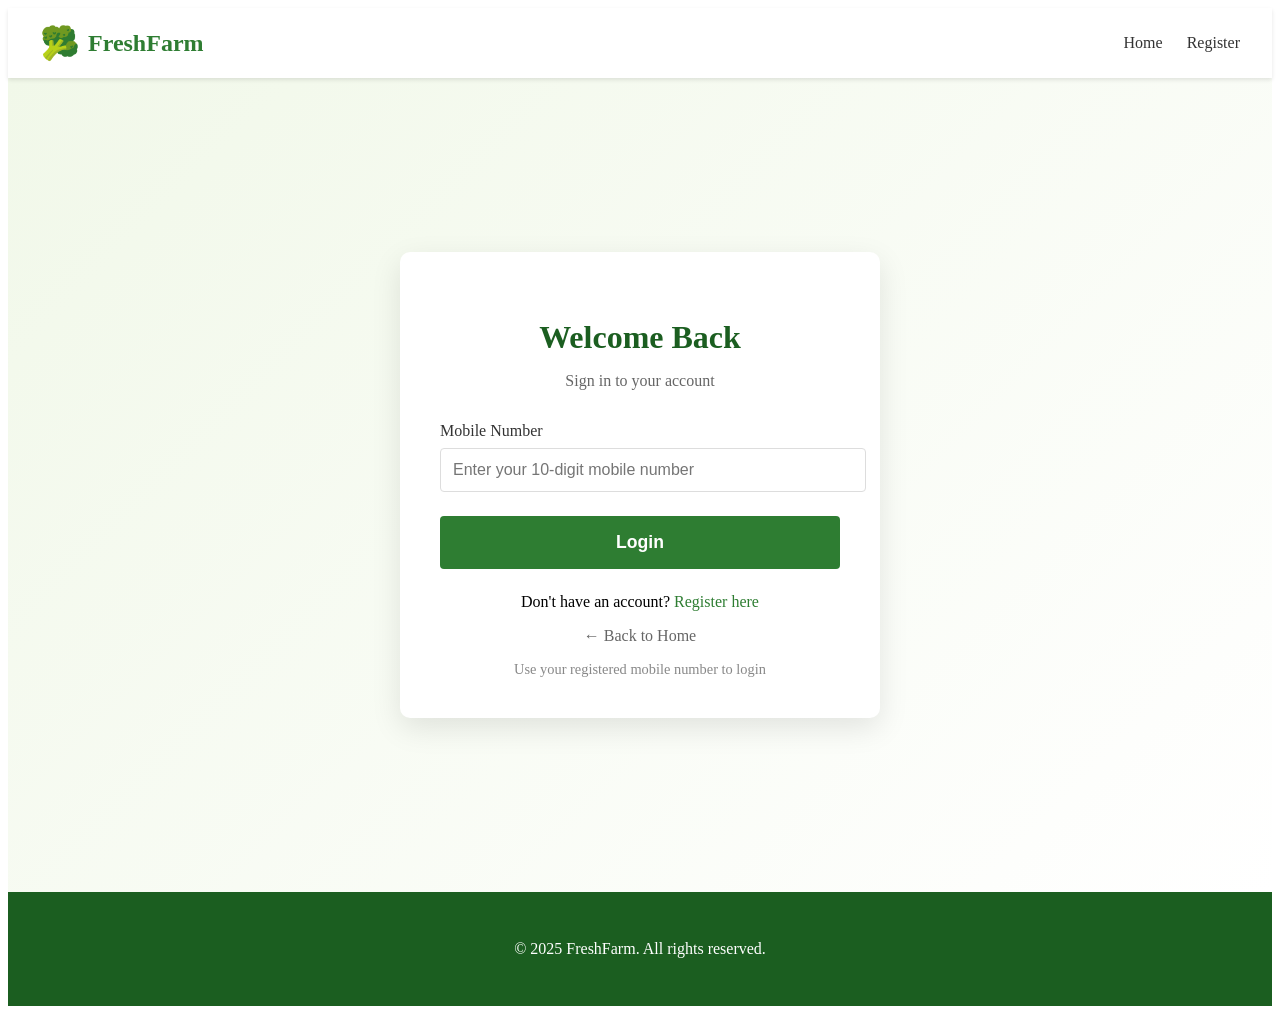
<file: login.html>
<!DOCTYPE html>
<html lang="en">
<head>
    <meta charset="UTF-8">
    <meta name="viewport" content="width=device-width, initial-scale=1.0">
    <title>Login - FreshFarm</title>
    <link rel="stylesheet" href="styles.css">
    <style>
        /* Additional styles specific to login page */
        .login-container {
            min-height: calc(100vh - 150px);
            display: flex;
            align-items: center;
            justify-content: center;
            padding: 2rem 20px;
            background: linear-gradient(135deg, #f1f8e9 0%, #ffffff 100%);
        }

        .login-card {
            background: white;
            border-radius: 10px;
            box-shadow: 0 10px 30px rgba(0,0,0,0.1);
            padding: 2.5rem;
            width: 100%;
            max-width: 400px;
        }

        .login-header {
            text-align: center;
            margin-bottom: 2rem;
        }

        .login-header h2 {
            color: #1b5e20;
            font-size: 2rem;
            margin-bottom: 0.5rem;
        }

        .login-header p {
            color: #666;
        }

        .form-group {
            margin-bottom: 1.5rem;
        }

        .form-group label {
            display: block;
            margin-bottom: 0.5rem;
            color: #333;
            font-weight: 500;
        }

        .form-group input {
            width: 100%;
            padding: 0.75rem;
            border: 1px solid #ddd;
            border-radius: 4px;
            font-size: 1rem;
            transition: border-color 0.2s;
        }

        .form-group input:focus {
            outline: none;
            border-color: #2e7d32;
        }

        .btn-login {
            width: 100%;
            padding: 1rem;
            background: #2e7d32;
            color: white;
            border: none;
            border-radius: 4px;
            font-size: 1.1rem;
            font-weight: 600;
            cursor: pointer;
            transition: background 0.2s;
        }

        .btn-login:hover {
            background: #1b5e20;
        }

        .register-link {
            text-align: center;
            margin-top: 1.5rem;
        }

        .register-link a {
            color: #2e7d32;
            text-decoration: none;
            font-weight: 500;
        }

        .register-link a:hover {
            text-decoration: underline;
        }

        .back-home {
            display: inline-block;
            margin-top: 1rem;
            color: #666;
            text-decoration: none;
            text-align: center;
            width: 100%;
        }

        .back-home:hover {
            color: #2e7d32;
        }

        .info-note {
            font-size: 0.9rem;
            color: #888;
            text-align: center;
            margin-top: 1rem;
        }
    </style>
</head>
<body>
    <!-- Simple Navigation -->
    <nav class="navbar">
        <div class="nav-container">
            <div class="logo">
                <span class="logo-icon">🥦</span>
                <span class="logo-text"><a href="index.html" style="color: #2e7d32; text-decoration: none;">FreshFarm</a></span>
            </div>
            <div class="nav-links">
                <a href="index.html">Home</a>
                <a href="register.html">Register</a>
            </div>
        </div>
    </nav>

    <!-- Login Form -->
    <div class="login-container">
        <div class="login-card">
            <div class="login-header">
                <h2>Welcome Back</h2>
                <p>Sign in to your account</p>
            </div>

            <form id="loginForm">
                <div class="form-group">
                    <label for="mobile">Mobile Number</label>
                    <input type="number" id="mobile" placeholder="Enter your 10-digit mobile number" required>
                </div>

                <button type="submit" class="btn-login">Login</button>

                <div class="register-link">
                    Don't have an account? <a href="register.html">Register here</a>
                </div>

                <a href="index.html" class="back-home">← Back to Home</a>
                <div class="info-note">Use your registered mobile number to login</div>
            </form>
        </div>
    </div>

    <!-- Footer -->
    <footer class="footer">
        <div class="container">
            <p>&copy; 2025 FreshFarm. All rights reserved.</p>
        </div>
    </footer>

    <script src="app.js"></script>
    <script>
        // Check if user is already logged in - redirect to appropriate dashboard
        (function() {
            const user = getCurrentUser();
            if (user) {
                // Already logged in, redirect to appropriate dashboard
                if (user.role === 'FARMER') {
                    window.location.href = 'farmer.html';
                } else {
                    window.location.href = 'customer.html';
                }
            }
        })();

        document.getElementById('loginForm').addEventListener('submit', (e) => {
            e.preventDefault();
            const mobile = document.getElementById('mobile').value.trim();

            // Basic validation
            if (!mobile) {
                alert('Please enter your mobile number.');
                return;
            }
            if (!/^\d{10}$/.test(mobile)) {
                alert('Please enter a valid 10-digit mobile number.');
                return;
            }

            if (loginUser(mobile)) {
                const user = getCurrentUser();
                if (user.role === 'FARMER') {
                    window.location.href = 'farmer.html';
                } else {
                    window.location.href = 'customer.html';
                }
            } else {
                alert('User not found. Please check your mobile number or register.');
            }
        });
    </script>
</body>
</html>
</file>
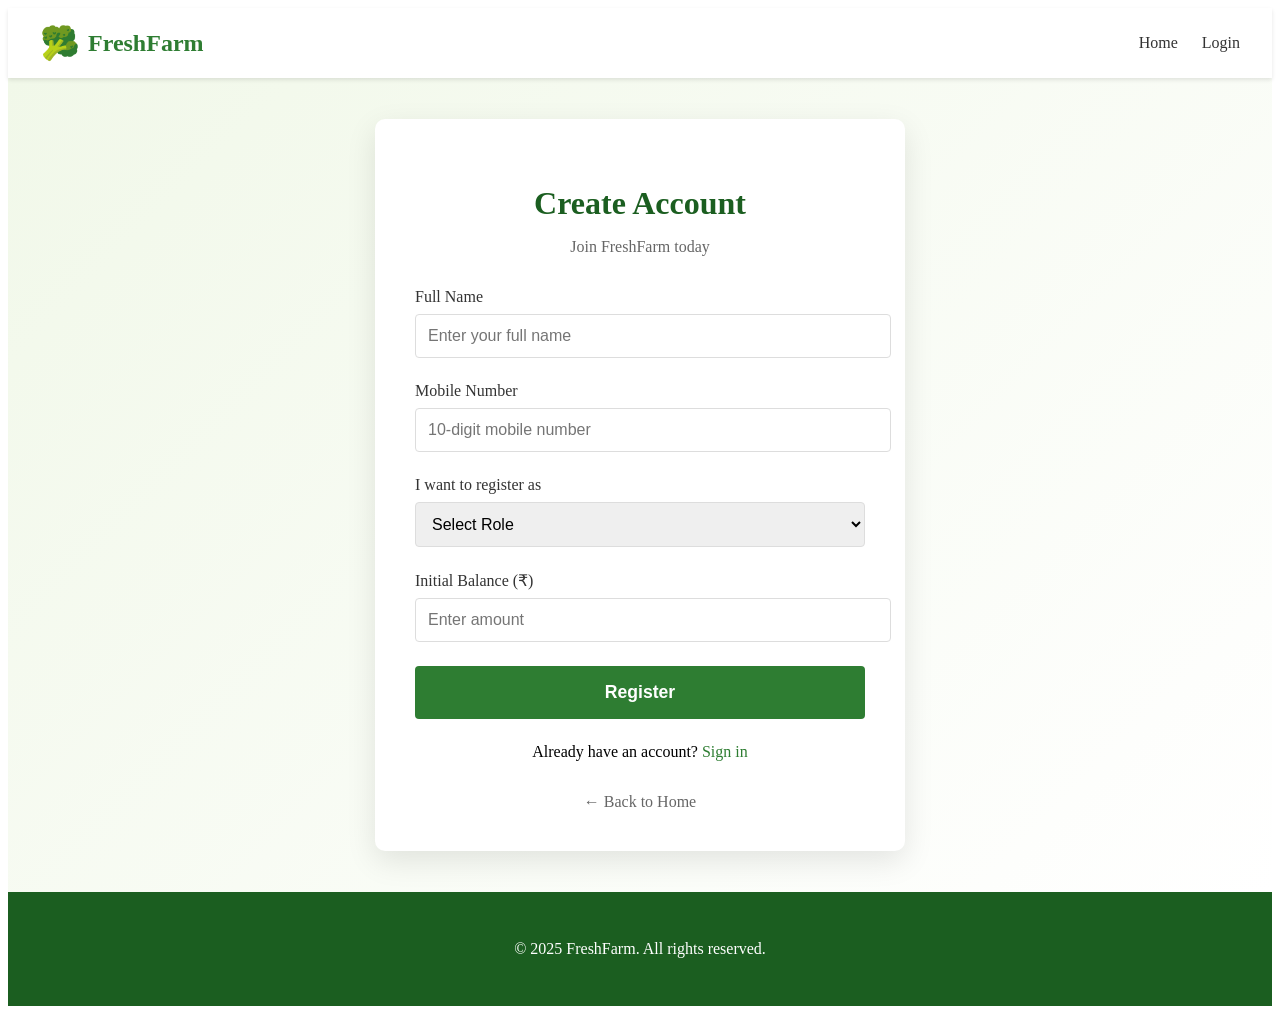
<file: register.html>
<!DOCTYPE html>
<html lang="en">
<head>
    <meta charset="UTF-8">
    <meta name="viewport" content="width=device-width, initial-scale=1.0">
    <title>Register - FreshFarm</title>
    <link rel="stylesheet" href="styles.css">
    <style>
        /* Additional styles specific to register page */
        .register-container {
            min-height: calc(100vh - 150px);
            display: flex;
            align-items: center;
            justify-content: center;
            padding: 2rem 20px;
            background: linear-gradient(135deg, #f1f8e9 0%, #ffffff 100%);
        }

        .register-card {
            background: white;
            border-radius: 10px;
            box-shadow: 0 10px 30px rgba(0,0,0,0.1);
            padding: 2.5rem;
            width: 100%;
            max-width: 450px;
        }

        .register-header {
            text-align: center;
            margin-bottom: 2rem;
        }

        .register-header h2 {
            color: #1b5e20;
            font-size: 2rem;
            margin-bottom: 0.5rem;
        }

        .register-header p {
            color: #666;
        }

        .form-group {
            margin-bottom: 1.5rem;
        }

        .form-group label {
            display: block;
            margin-bottom: 0.5rem;
            color: #333;
            font-weight: 500;
        }

        .form-group input,
        .form-group select {
            width: 100%;
            padding: 0.75rem;
            border: 1px solid #ddd;
            border-radius: 4px;
            font-size: 1rem;
            transition: border-color 0.2s;
        }

        .form-group input:focus,
        .form-group select:focus {
            outline: none;
            border-color: #2e7d32;
        }

        .btn-register {
            width: 100%;
            padding: 1rem;
            background: #2e7d32;
            color: white;
            border: none;
            border-radius: 4px;
            font-size: 1.1rem;
            font-weight: 600;
            cursor: pointer;
            transition: background 0.2s;
        }

        .btn-register:hover {
            background: #1b5e20;
        }

        .login-link {
            text-align: center;
            margin-top: 1.5rem;
        }

        .login-link a {
            color: #2e7d32;
            text-decoration: none;
            font-weight: 500;
        }

        .login-link a:hover {
            text-decoration: underline;
        }

        .back-home {
            display: inline-block;
            margin-top: 1rem;
            color: #666;
            text-decoration: none;
        }

        .back-home:hover {
            color: #2e7d32;
        }

        .radio-group {
            display: flex;
            gap: 2rem;
            margin-top: 0.5rem;
        }

        .radio-group label {
            display: flex;
            align-items: center;
            gap: 0.5rem;
            font-weight: normal;
            cursor: pointer;
        }

        .radio-group input[type="radio"] {
            width: auto;
            margin: 0;
        }

        /* Hide the default select and show radio buttons for role? We'll keep select for simplicity */
        /* But we can enhance with radio if desired. We'll keep select for now. */
    </style>
</head>
<body>
    <!-- Simple Navigation -->
    <nav class="navbar">
        <div class="nav-container">
            <div class="logo">
                <span class="logo-icon">🥦</span>
                <span class="logo-text"><a href="index.html" style="color: #2e7d32; text-decoration: none;">FreshFarm</a></span>
            </div>
            <div class="nav-links">
                <a href="index.html">Home</a>
                <a href="login.html">Login</a>
            </div>
        </div>
    </nav>

    <!-- Registration Form -->
    <div class="register-container">
        <div class="register-card">
            <div class="register-header">
                <h2>Create Account</h2>
                <p>Join FreshFarm today</p>
            </div>

            <form id="registerForm">
                <div class="form-group">
                    <label for="name">Full Name</label>
                    <input type="text" id="name" placeholder="Enter your full name" required>
                </div>

                <div class="form-group">
                    <label for="mobile">Mobile Number</label>
                    <input type="number" id="mobile" placeholder="10-digit mobile number" required>
                </div>

                <div class="form-group">
                    <label for="role">I want to register as</label>
                    <select id="role" required>
                        <option value="">Select Role</option>
                        <option value="FARMER">Farmer</option>
                        <option value="CUSTOMER">Customer</option>
                    </select>
                </div>

                <div class="form-group">
                    <label for="balance">Initial Balance (₹)</label>
                    <input type="number" id="balance" placeholder="Enter amount" step="0.01" min="0" required>
                </div>

                <button type="submit" class="btn-register">Register</button>

                <div class="login-link">
                    Already have an account? <a href="login.html">Sign in</a>
                </div>

                <div style="text-align: center; margin-top: 1rem;">
                    <a href="index.html" class="back-home">← Back to Home</a>
                </div>
            </form>
        </div>
    </div>

    <!-- Footer -->
    <footer class="footer">
        <div class="container">
            <p>&copy; 2025 FreshFarm. All rights reserved.</p>
        </div>
    </footer>

    <script src="app.js"></script>
    <script>
        // Check if user is already logged in - redirect to appropriate dashboard
        (function() {
            const user = getCurrentUser();
            if (user) {
                // Already logged in, redirect to appropriate dashboard
                if (user.role === 'FARMER') {
                    window.location.href = 'farmer.html';
                } else {
                    window.location.href = 'customer.html';
                }
            }
        })();

        // Pre-select role based on URL parameter (e.g., ?role=FARMER)
        (function() {
            const urlParams = new URLSearchParams(window.location.search);
            const roleParam = urlParams.get('role');
            if (roleParam) {
                const roleSelect = document.getElementById('role');
                if (roleSelect) {
                    // Set the select value if it matches one of the options
                    if (roleParam === 'FARMER' || roleParam === 'CUSTOMER') {
                        roleSelect.value = roleParam;
                    }
                }
            }
        })();

        // Handle form submission
        document.getElementById('registerForm').addEventListener('submit', (e) => {
            e.preventDefault();
            const name = document.getElementById('name').value.trim();
            const mobile = document.getElementById('mobile').value.trim();
            const role = document.getElementById('role').value;
            const balance = parseFloat(document.getElementById('balance').value);

            // Basic validation
            if (!name || !mobile || !role || isNaN(balance) || balance < 0) {
                alert('Please fill all fields correctly.');
                return;
            }

            // Mobile number validation (simple)
            if (!/^\d{10}$/.test(mobile)) {
                alert('Please enter a valid 10-digit mobile number.');
                return;
            }

            // Call register function from app.js
            if (registerUser(name, mobile, role, balance)) {
                alert('Registration successful! Please login.');
                window.location.href = 'login.html';
            } else {
                alert('Mobile number already registered. Please use a different number or login.');
            }
        });
    </script>
</body>
</html>
</file>
<file: styles.css>
/* Landing page specific styles */
.navbar {
    background: white;
    box-shadow: 0 2px 4px rgba(0,0,0,0.1);
    position: sticky;
    top: 0;
    z-index: 100;
}

.nav-container {
    max-width: 1200px;
    margin: 0 auto;
    padding: 1rem 20px;
    display: flex;
    justify-content: space-between;
    align-items: center;
}

.logo {
    display: flex;
    align-items: center;
    gap: 0.5rem;
    font-size: 1.5rem;
    font-weight: bold;
    color: #2e7d32;
}

.logo-icon {
    font-size: 2rem;
}

.nav-links {
    display: flex;
    gap: 1.5rem;
    align-items: center;
}

.nav-links a {
    text-decoration: none;
    color: #333;
    font-weight: 500;
}

.nav-links a:hover {
    color: #2e7d32;
}

.nav-btn {
    padding: 0.5rem 1rem;
    border-radius: 4px;
}

.nav-btn-primary {
    background: #2e7d32;
    color: white !important;
}

.nav-btn-primary:hover {
    background: #1b5e20;
}

.hero {
    background: linear-gradient(135deg, #f1f8e9 0%, #ffffff 100%);
    padding: 4rem 20px;
}

.hero-container {
    max-width: 1200px;
    margin: 0 auto;
    display: grid;
    grid-template-columns: 1fr 1fr;
    gap: 3rem;
    align-items: center;
}

.hero-content {
    padding-right: 2rem;
}

.hero-title {
    font-size: 3rem;
    color: #1b5e20;
    line-height: 1.2;
    margin-bottom: 1.5rem;
}

.hero-subtitle {
    font-size: 1.2rem;
    color: #555;
    margin-bottom: 2rem;
    line-height: 1.6;
}

.hero-buttons {
    display: flex;
    gap: 1rem;
    margin-bottom: 1.5rem;
}

.btn-large {
    padding: 1rem 2rem;
    font-size: 1.2rem;
    border-radius: 50px;
    text-decoration: none;
    display: inline-block;
    font-weight: 600;
    transition: transform 0.2s;
}

.btn-large:hover {
    transform: translateY(-2px);
}

.btn-farmer {
    background: #2e7d32;
    color: white;
}

.btn-customer {
    background: #ff9800;
    color: white;
}

.hero-login {
    font-size: 1rem;
    color: #666;
}

.hero-login a {
    color: #2e7d32;
    font-weight: 600;
    text-decoration: none;
}

.hero-login a:hover {
    text-decoration: underline;
}

.hero-image .image-placeholder {
    background: #c8e6c9;
    border-radius: 20px;
    padding: 3rem;
    text-align: center;
    font-size: 5rem;
    box-shadow: 0 10px 30px rgba(0,0,0,0.1);
}

.features {
    padding: 4rem 20px;
    background: white;
}

.section-title {
    text-align: center;
    font-size: 2.5rem;
    color: #1b5e20;
    margin-bottom: 3rem;
}

.features-grid {
    display: grid;
    grid-template-columns: repeat(auto-fit, minmax(250px, 1fr));
    gap: 2rem;
    max-width: 1200px;
    margin: 0 auto;
}

.feature-card {
    text-align: center;
    padding: 2rem;
    border-radius: 10px;
    background: #f9f9f9;
    transition: box-shadow 0.3s;
}

.feature-card:hover {
    box-shadow: 0 5px 20px rgba(0,0,0,0.1);
}

.feature-icon {
    font-size: 3rem;
    margin-bottom: 1rem;
}

.feature-card h3 {
    color: #2e7d32;
    margin-bottom: 0.5rem;
}

.how-it-works {
    padding: 4rem 20px;
    background: #f1f8e9;
}

.steps {
    display: grid;
    grid-template-columns: repeat(auto-fit, minmax(200px, 1fr));
    gap: 2rem;
    max-width: 1000px;
    margin: 0 auto;
}

.step {
    text-align: center;
    position: relative;
}

.step-number {
    width: 50px;
    height: 50px;
    background: #2e7d32;
    color: white;
    border-radius: 50%;
    display: flex;
    align-items: center;
    justify-content: center;
    font-size: 1.5rem;
    font-weight: bold;
    margin: 0 auto 1rem;
}

.step h4 {
    color: #1b5e20;
    margin-bottom: 0.5rem;
}

.footer {
    background: #1b5e20;
    color: white;
    text-align: center;
    padding: 2rem 20px;
}

/* Responsive design */
@media (max-width: 768px) {
    .hero-container {
        grid-template-columns: 1fr;
        text-align: center;
    }

    .hero-content {
        padding-right: 0;
    }

    .hero-title {
        font-size: 2.5rem;
    }

    .hero-buttons {
        justify-content: center;
    }

    .nav-container {
        flex-direction: column;
        gap: 1rem;
    }

    .nav-links {
        flex-wrap: wrap;
        justify-content: center;
    }

    .hero-image .image-placeholder {
        font-size: 4rem;
        padding: 2rem;
    }
    /* Dashboard card styles (used in farmer and customer dashboards) */
.dashboard-container {
    max-width: 1200px;
    margin: 2rem auto;
    padding: 0 20px;
}

.dashboard-header {
    display: flex;
    justify-content: space-between;
    align-items: center;
    margin-bottom: 2rem;
    flex-wrap: wrap;
    gap: 1rem;
}

.welcome-message {
    font-size: 1.5rem;
    color: #1b5e20;
}

.welcome-message small {
    font-size: 1rem;
    color: #666;
    font-weight: normal;
}

.action-buttons {
    display: flex;
    gap: 1rem;
    flex-wrap: wrap;
}

.btn {
    padding: 0.75rem 1.5rem;
    border: none;
    border-radius: 4px;
    font-size: 1rem;
    font-weight: 600;
    cursor: pointer;
    transition: background 0.2s, transform 0.1s;
    text-decoration: none;
    display: inline-block;
}

.btn-primary {
    background: #2e7d32;
    color: white;
}

.btn-primary:hover {
    background: #1b5e20;
}

.btn-secondary {
    background: #757575;
    color: white;
}

.btn-secondary:hover {
    background: #616161;
}

.btn-warning {
    background: #ff9800;
    color: white;
}

.btn-warning:hover {
    background: #f57c00;
}

.btn-outline {
    background: transparent;
    border: 1px solid #2e7d32;
    color: #2e7d32;
}

.btn-outline:hover {
    background: #e8f5e9;
}

.dashboard-grid {
    display: grid;
    grid-template-columns: 1fr 1fr;
    gap: 2rem;
    margin-bottom: 2rem;
}

.dashboard-card {
    background: white;
    border-radius: 10px;
    box-shadow: 0 4px 12px rgba(0,0,0,0.1);
    padding: 1.5rem;
}

.card-title {
    font-size: 1.3rem;
    color: #1b5e20;
    margin-bottom: 1.5rem;
    display: flex;
    align-items: center;
    gap: 0.5rem;
    border-bottom: 2px solid #e0e0e0;
    padding-bottom: 0.75rem;
}

.card-title span {
    font-size: 1.5rem;
}

.balance-info {
    display: flex;
    justify-content: space-between;
    align-items: center;
    flex-wrap: wrap;
    gap: 1rem;
}

.balance-amount {
    font-size: 2rem;
    font-weight: bold;
    color: #2e7d32;
}

.form-group {
    margin-bottom: 1rem;
}

.form-group label {
    display: block;
    margin-bottom: 0.3rem;
    font-weight: 500;
    color: #333;
}

.form-group input {
    width: 100%;
    padding: 0.75rem;
    border: 1px solid #ddd;
    border-radius: 4px;
    font-size: 1rem;
}

.form-group input:focus {
    outline: none;
    border-color: #2e7d32;
}

.vegetable-list, .history-list {
    max-height: 300px;
    overflow-y: auto;
    border: 1px solid #eee;
    border-radius: 4px;
}

.vegetable-item, .history-item {
    padding: 0.75rem 1rem;
    border-bottom: 1px solid #f0f0f0;
    display: flex;
    justify-content: space-between;
    align-items: center;
}

.vegetable-item:last-child, .history-item:last-child {
    border-bottom: none;
}

.veg-name {
    font-weight: 600;
    color: #333;
}

.veg-details {
    color: #666;
    font-size: 0.9rem;
}

.empty-message {
    padding: 2rem;
    text-align: center;
    color: #999;
    font-style: italic;
}

.history-item {
    font-size: 0.9rem;
}

.history-time {
    color: #888;
    font-size: 0.8rem;
}

.full-width {
    grid-column: 1 / -1;
}

@media (max-width: 768px) {
    .dashboard-grid {
        grid-template-columns: 1fr;
    }
}
}
</file>
